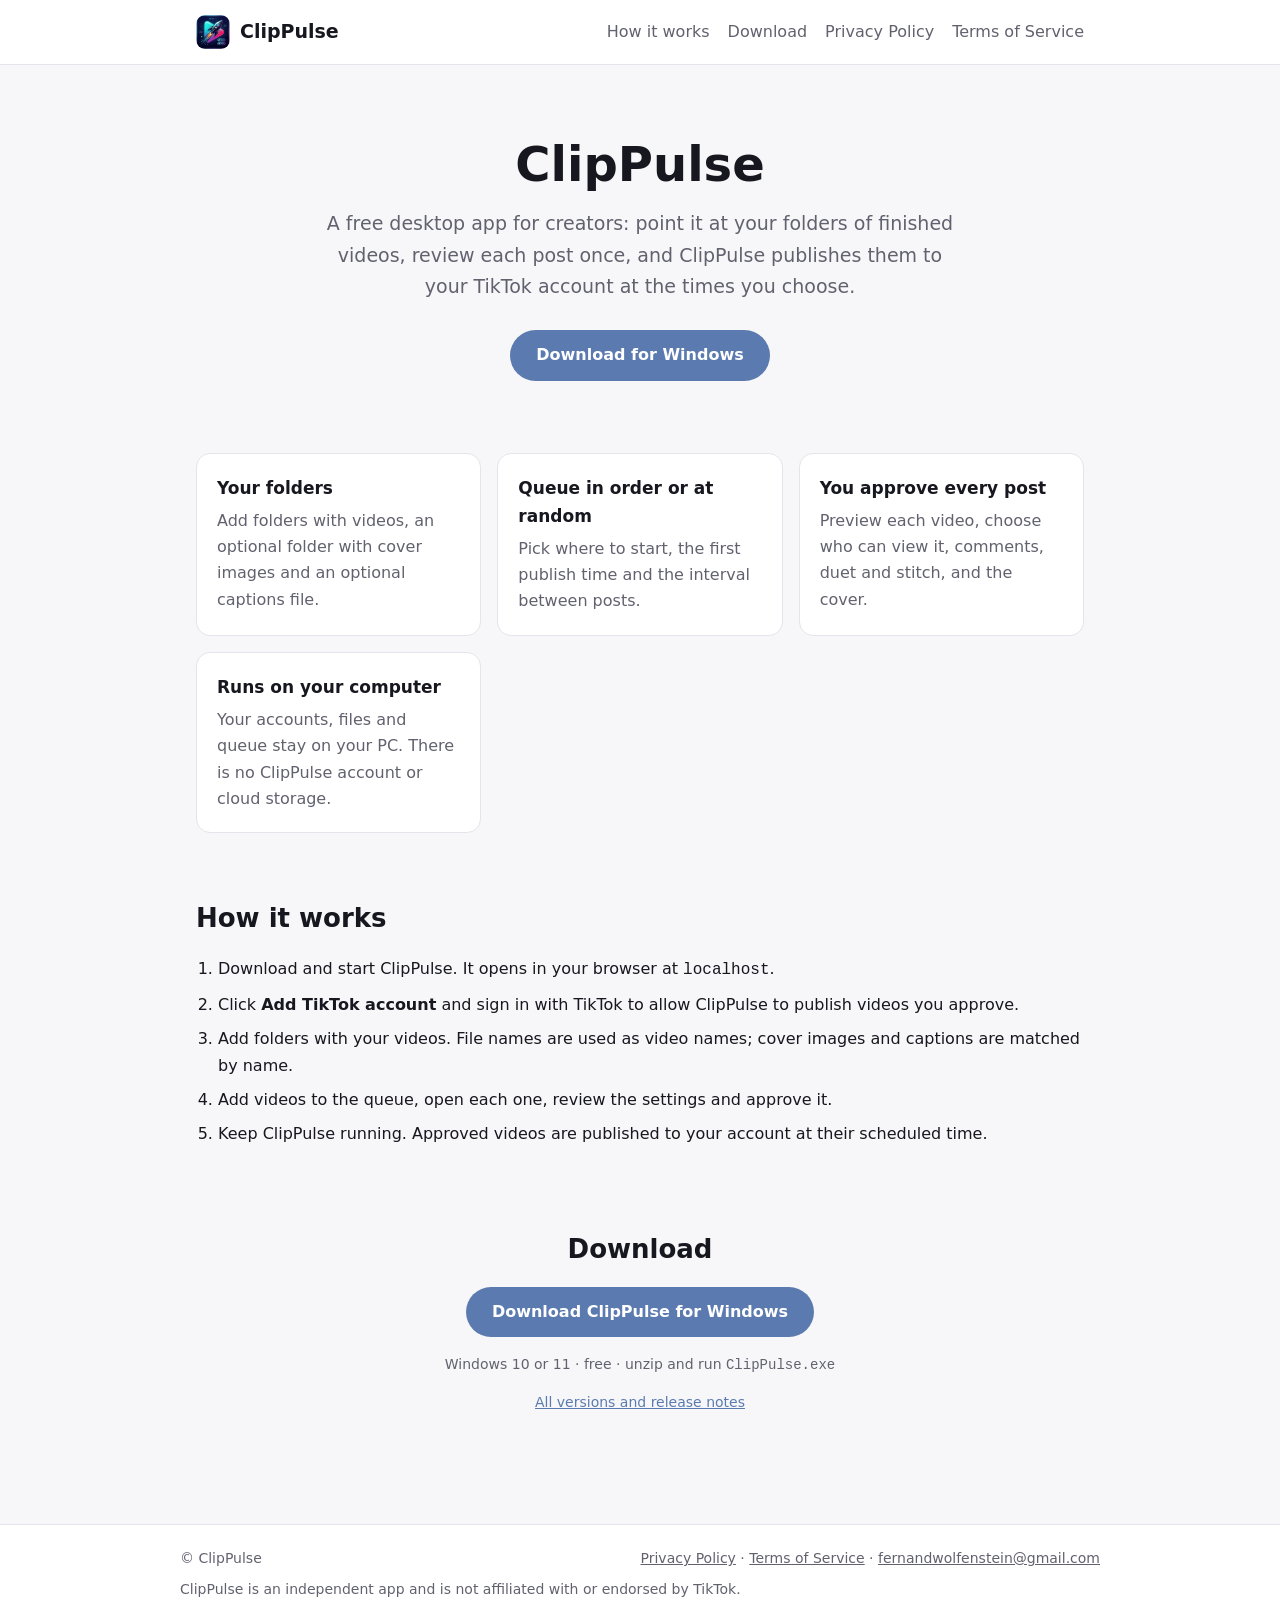
<file: index.html>
<!doctype html>
<html lang="en">
<head>
  <meta charset="utf-8">
  <meta name="viewport" content="width=device-width, initial-scale=1">
  <title>ClipPulse – schedule and publish your prepared videos</title>
  <meta name="description" content="ClipPulse is a free desktop app that publishes your prepared videos to your TikTok account on a schedule you set.">
  <link rel="icon" href="/icon.png">
  <link rel="stylesheet" href="/style.css">
</head>
<body>
<header>
  <div class="wrap nav">
    <a class="brand" href="/"><img src="/icon.png" alt="">ClipPulse</a>
    <nav><a href="/#how">How it works</a><a href="/#download">Download</a><a href="/privacy-policy/">Privacy Policy</a><a href="/terms-of-service/">Terms of Service</a></nav>
  </div>
</header>

<main class="wrap">
  <div class="hero">
    <h1>ClipPulse</h1>
    <p>A free desktop app for creators: point it at your folders of finished videos, review each post once,
      and ClipPulse publishes them to your TikTok account at the times you choose.</p>
    <a class="btn" href="https://github.com/ClipPulse/clippulse/releases/latest/download/ClipPulse-windows.zip">Download for Windows</a>
  </div>

  <section>
    <div class="grid">
      <div class="card"><h3>Your folders</h3><p>Add folders with videos, an optional folder with cover images and an optional captions file.</p></div>
      <div class="card"><h3>Queue in order or at random</h3><p>Pick where to start, the first publish time and the interval between posts.</p></div>
      <div class="card"><h3>You approve every post</h3><p>Preview each video, choose who can view it, comments, duet and stitch, and the cover.</p></div>
      <div class="card"><h3>Runs on your computer</h3><p>Your accounts, files and queue stay on your PC. There is no ClipPulse account or cloud storage.</p></div>
    </div>
  </section>

  <section id="how">
    <h2>How it works</h2>
    <ol class="steps">
      <li>Download and start ClipPulse. It opens in your browser at <code>localhost</code>.</li>
      <li>Click <b>Add TikTok account</b> and sign in with TikTok to allow ClipPulse to publish videos you approve.</li>
      <li>Add folders with your videos. File names are used as video names; cover images and captions are matched by name.</li>
      <li>Add videos to the queue, open each one, review the settings and approve it.</li>
      <li>Keep ClipPulse running. Approved videos are published to your account at their scheduled time.</li>
    </ol>
  </section>

  <section id="download" class="download">
    <h2>Download</h2>
    <p><a class="btn" href="https://github.com/ClipPulse/clippulse/releases/latest/download/ClipPulse-windows.zip">Download ClipPulse for Windows</a></p>
    <p class="small">Windows 10 or 11 · free · unzip and run <code>ClipPulse.exe</code></p>
    <p class="small"><a href="https://github.com/ClipPulse/clippulse/releases">All versions and release notes</a></p>
  </section>
</main>

<footer>
  <div class="wrap footer-inner">
    <span>© ClipPulse</span>
    <span><a href="/privacy-policy/">Privacy Policy</a> · <a href="/terms-of-service/">Terms of Service</a> ·
      <a href="mailto:fernandwolfenstein@gmail.com">fernandwolfenstein@gmail.com</a></span>
    <span>ClipPulse is an independent app and is not affiliated with or endorsed by TikTok.</span>
  </div>
</footer>
</body>
</html>
</file>
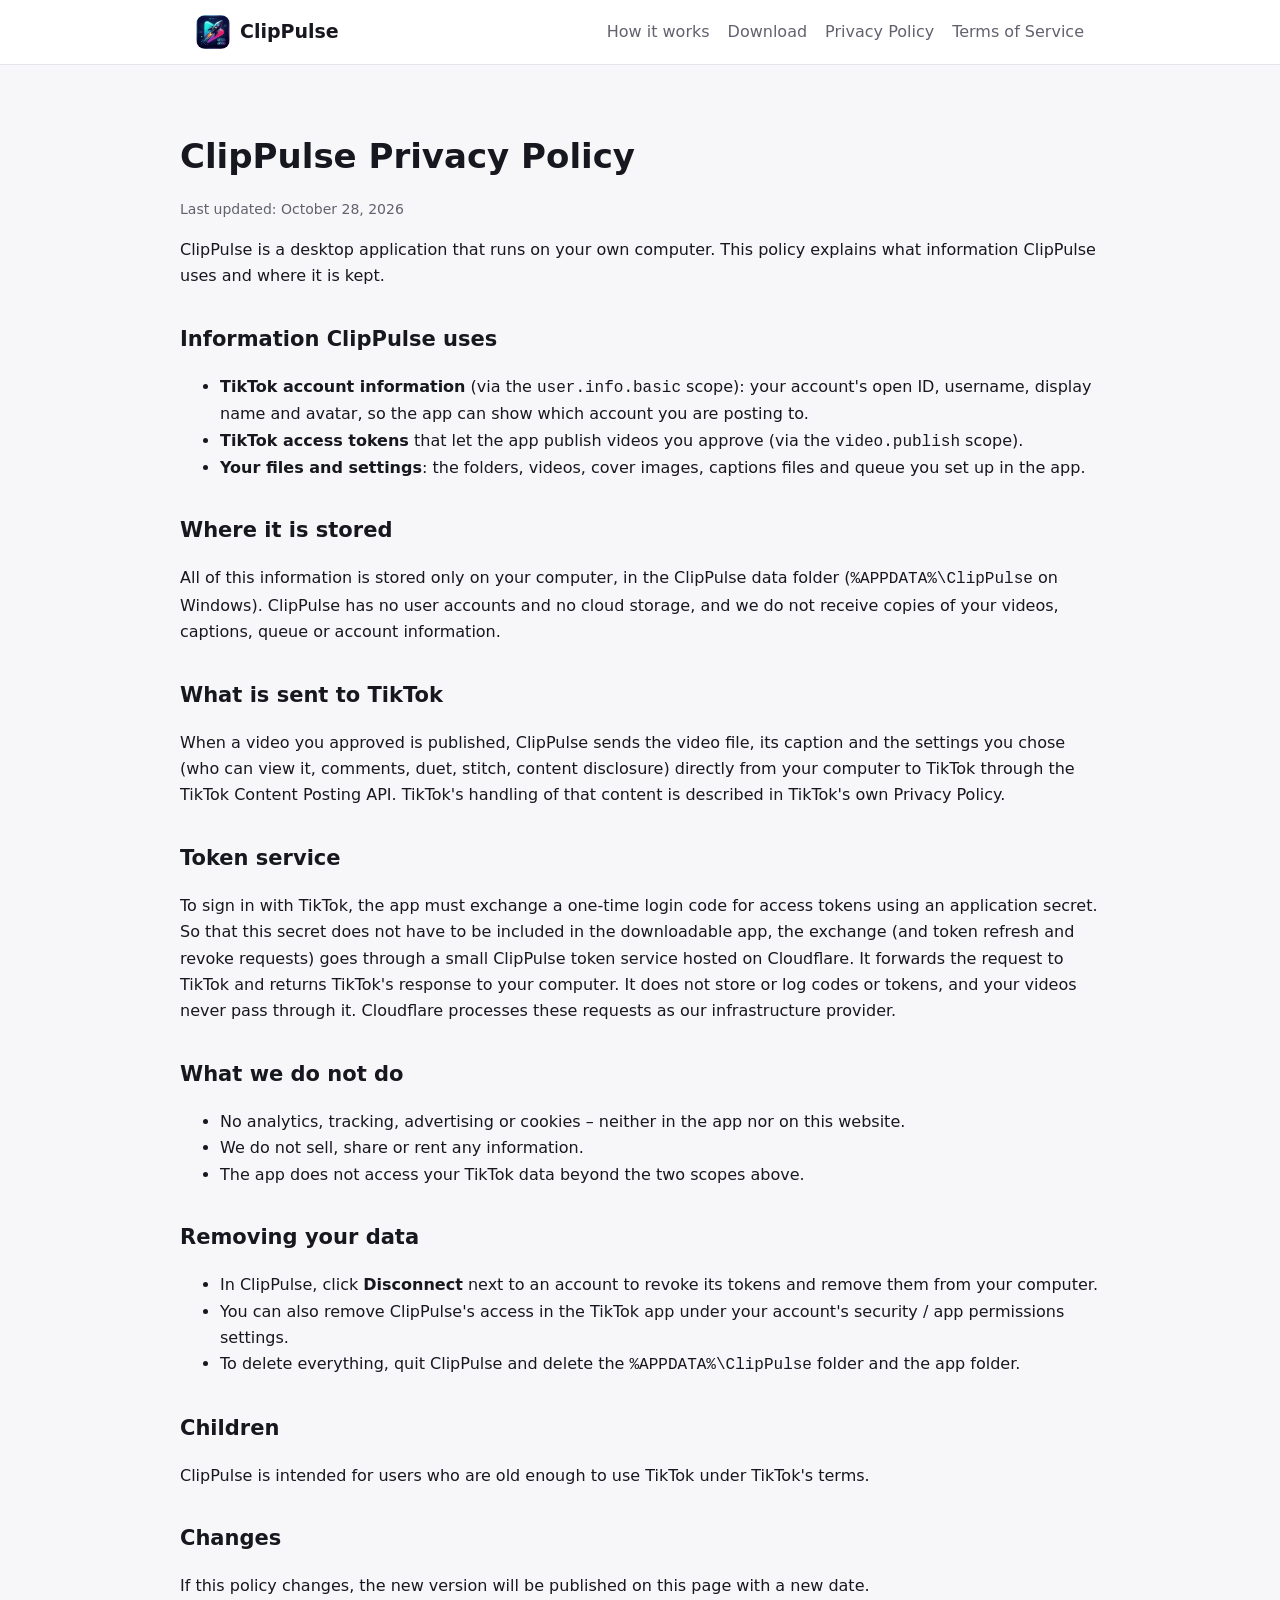
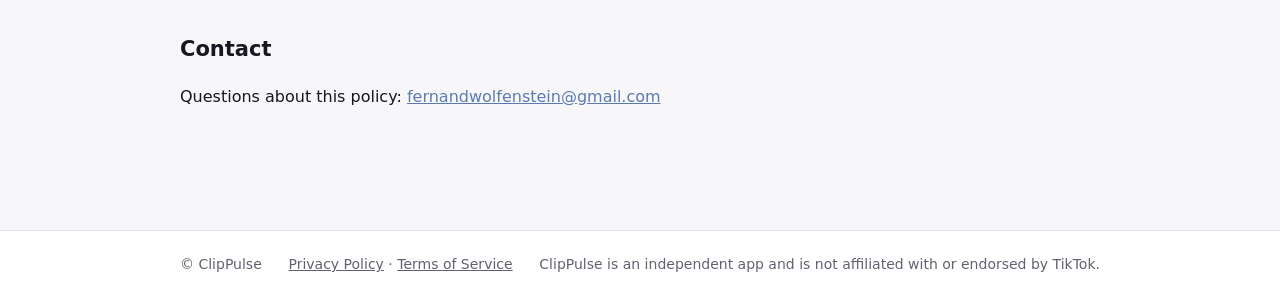
<file: privacy-policy/index.html>
<!doctype html>
<html lang="en">
<head>
  <meta charset="utf-8">
  <meta name="viewport" content="width=device-width, initial-scale=1">
  <title>Privacy Policy – ClipPulse</title>
  <link rel="icon" href="/icon.png">
  <link rel="stylesheet" href="/style.css">
</head>
<body>
<header>
  <div class="wrap nav">
    <a class="brand" href="/"><img src="/icon.png" alt="">ClipPulse</a>
    <nav><a href="/#how">How it works</a><a href="/#download">Download</a><a href="/privacy-policy/">Privacy Policy</a><a href="/terms-of-service/">Terms of Service</a></nav>
  </div>
</header>

<main class="wrap doc">
  <h1>ClipPulse Privacy Policy</h1>
  <p class="small">Last updated: October 28, 2026</p>

  <p>ClipPulse is a desktop application that runs on your own computer. This policy explains what information
    ClipPulse uses and where it is kept.</p>

  <h2>Information ClipPulse uses</h2>
  <ul>
    <li><b>TikTok account information</b> (via the <code>user.info.basic</code> scope): your account's open ID,
      username, display name and avatar, so the app can show which account you are posting to.</li>
    <li><b>TikTok access tokens</b> that let the app publish videos you approve (via the <code>video.publish</code> scope).</li>
    <li><b>Your files and settings</b>: the folders, videos, cover images, captions files and queue you set up in the app.</li>
  </ul>

  <h2>Where it is stored</h2>
  <p>All of this information is stored only on your computer, in the ClipPulse data folder
    (<code>%APPDATA%\ClipPulse</code> on Windows). ClipPulse has no user accounts and no cloud storage,
    and we do not receive copies of your videos, captions, queue or account information.</p>

  <h2>What is sent to TikTok</h2>
  <p>When a video you approved is published, ClipPulse sends the video file, its caption and the settings you chose
    (who can view it, comments, duet, stitch, content disclosure) directly from your computer to TikTok through the
    TikTok Content Posting API. TikTok's handling of that content is described in TikTok's own Privacy Policy.</p>

  <h2>Token service</h2>
  <p>To sign in with TikTok, the app must exchange a one-time login code for access tokens using an application secret.
    So that this secret does not have to be included in the downloadable app, the exchange (and token refresh and revoke
    requests) goes through a small ClipPulse token service hosted on Cloudflare. It forwards the request to TikTok and
    returns TikTok's response to your computer. It does not store or log codes or tokens, and your videos never pass through it.
    Cloudflare processes these requests as our infrastructure provider.</p>

  <h2>What we do not do</h2>
  <ul>
    <li>No analytics, tracking, advertising or cookies – neither in the app nor on this website.</li>
    <li>We do not sell, share or rent any information.</li>
    <li>The app does not access your TikTok data beyond the two scopes above.</li>
  </ul>

  <h2>Removing your data</h2>
  <ul>
    <li>In ClipPulse, click <b>Disconnect</b> next to an account to revoke its tokens and remove them from your computer.</li>
    <li>You can also remove ClipPulse's access in the TikTok app under your account's security / app permissions settings.</li>
    <li>To delete everything, quit ClipPulse and delete the <code>%APPDATA%\ClipPulse</code> folder and the app folder.</li>
  </ul>

  <h2>Children</h2>
  <p>ClipPulse is intended for users who are old enough to use TikTok under TikTok's terms.</p>

  <h2>Changes</h2>
  <p>If this policy changes, the new version will be published on this page with a new date.</p>

  <h2>Contact</h2>
  <p>Questions about this policy: <a href="mailto:fernandwolfenstein@gmail.com">fernandwolfenstein@gmail.com</a></p>
</main>

<footer>
  <div class="wrap footer-inner">
    <span>© ClipPulse</span>
    <span><a href="/privacy-policy/">Privacy Policy</a> · <a href="/terms-of-service/">Terms of Service</a></span>
    <span>ClipPulse is an independent app and is not affiliated with or endorsed by TikTok.</span>
  </div>
</footer>
</body>
</html>
</file>
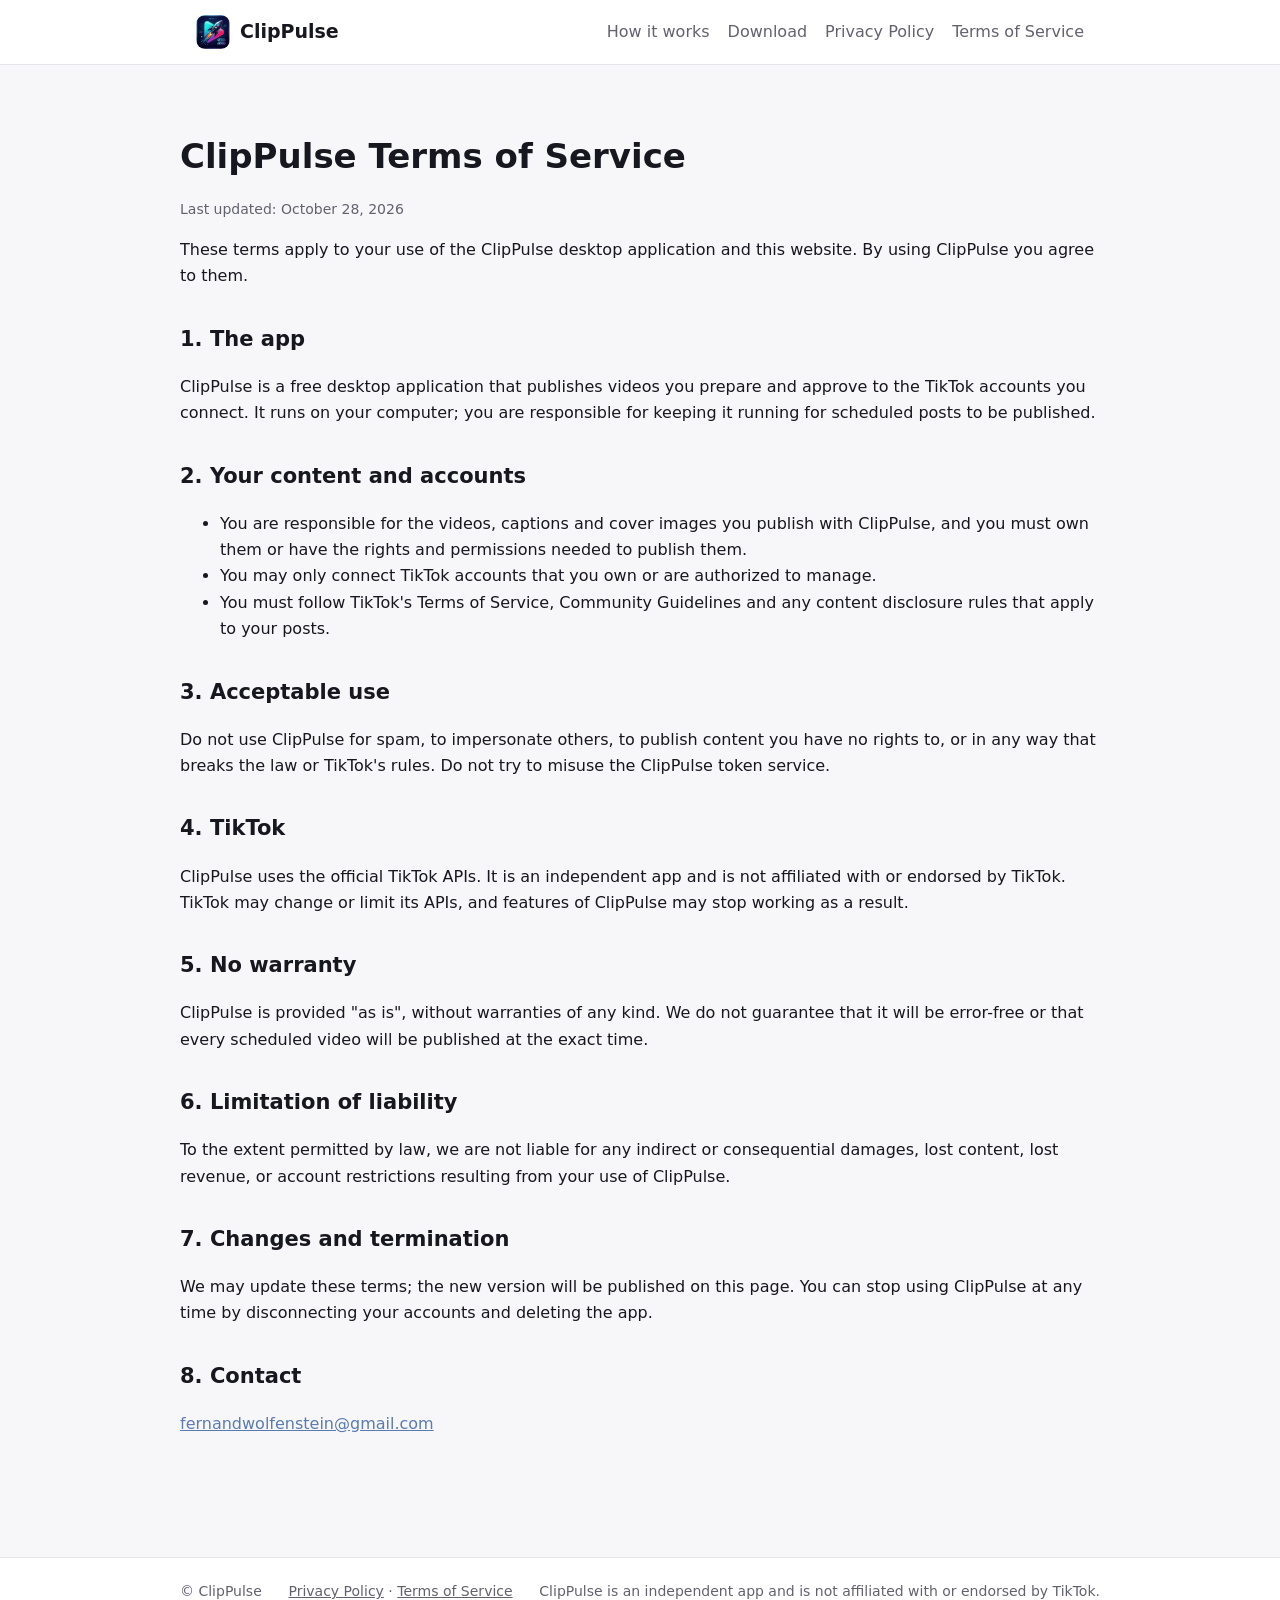
<file: terms-of-service/index.html>
<!doctype html>
<html lang="en">
<head>
  <meta charset="utf-8">
  <meta name="viewport" content="width=device-width, initial-scale=1">
  <title>Terms of Service – ClipPulse</title>
  <link rel="icon" href="/icon.png">
  <link rel="stylesheet" href="/style.css">
</head>
<body>
<header>
  <div class="wrap nav">
    <a class="brand" href="/"><img src="/icon.png" alt="">ClipPulse</a>
    <nav><a href="/#how">How it works</a><a href="/#download">Download</a><a href="/privacy-policy/">Privacy Policy</a><a href="/terms-of-service/">Terms of Service</a></nav>
  </div>
</header>

<main class="wrap doc">
  <h1>ClipPulse Terms of Service</h1>
  <p class="small">Last updated: October 28, 2026</p>

  <p>These terms apply to your use of the ClipPulse desktop application and this website. By using ClipPulse you agree to them.</p>

  <h2>1. The app</h2>
  <p>ClipPulse is a free desktop application that publishes videos you prepare and approve to the TikTok accounts you connect.
    It runs on your computer; you are responsible for keeping it running for scheduled posts to be published.</p>

  <h2>2. Your content and accounts</h2>
  <ul>
    <li>You are responsible for the videos, captions and cover images you publish with ClipPulse, and you must own them
      or have the rights and permissions needed to publish them.</li>
    <li>You may only connect TikTok accounts that you own or are authorized to manage.</li>
    <li>You must follow TikTok's Terms of Service, Community Guidelines and any content disclosure rules that apply to your posts.</li>
  </ul>

  <h2>3. Acceptable use</h2>
  <p>Do not use ClipPulse for spam, to impersonate others, to publish content you have no rights to, or in any way that breaks
    the law or TikTok's rules. Do not try to misuse the ClipPulse token service.</p>

  <h2>4. TikTok</h2>
  <p>ClipPulse uses the official TikTok APIs. It is an independent app and is not affiliated with or endorsed by TikTok.
    TikTok may change or limit its APIs, and features of ClipPulse may stop working as a result.</p>

  <h2>5. No warranty</h2>
  <p>ClipPulse is provided "as is", without warranties of any kind. We do not guarantee that it will be error-free or that
    every scheduled video will be published at the exact time.</p>

  <h2>6. Limitation of liability</h2>
  <p>To the extent permitted by law, we are not liable for any indirect or consequential damages, lost content, lost revenue,
    or account restrictions resulting from your use of ClipPulse.</p>

  <h2>7. Changes and termination</h2>
  <p>We may update these terms; the new version will be published on this page. You can stop using ClipPulse at any time
    by disconnecting your accounts and deleting the app.</p>

  <h2>8. Contact</h2>
  <p><a href="mailto:fernandwolfenstein@gmail.com">fernandwolfenstein@gmail.com</a></p>
</main>

<footer>
  <div class="wrap footer-inner">
    <span>© ClipPulse</span>
    <span><a href="/privacy-policy/">Privacy Policy</a> · <a href="/terms-of-service/">Terms of Service</a></span>
    <span>ClipPulse is an independent app and is not affiliated with or endorsed by TikTok.</span>
  </div>
</footer>
</body>
</html>
</file>
<file: style.css>
:root {
  --bg: #f7f7f9;
  --surface: #ffffff;
  --text: #17171f;
  --muted: #62626f;
  --border: #e4e4ea;
  --accent: #5b7bb0;
  --accent-text: #ffffff;
}
@media (prefers-color-scheme: dark) {
  :root {
    --bg: #111116;
    --surface: #1b1b22;
    --text: #ececf1;
    --muted: #a0a0ad;
    --border: #2e2e38;
    --accent: #8fa8d4;
    --accent-text: #111116;
  }
}
* { box-sizing: border-box; }
body { margin: 0; background: var(--bg); color: var(--text); font: 16px/1.65 system-ui, -apple-system, "Segoe UI", Roboto, sans-serif; }
a { color: var(--accent); }
header, footer { background: var(--surface); border-color: var(--border); }
header { border-bottom: 1px solid var(--border); }
footer { border-top: 1px solid var(--border); margin-top: 64px; }
.wrap { max-width: 920px; margin: 0 auto; padding: 0 16px; }
.nav { display: flex; align-items: center; justify-content: space-between; height: 64px; gap: 12px; }
.brand { display: flex; align-items: center; gap: 10px; font-weight: 750; font-size: 19px; color: var(--text); text-decoration: none; }
.brand img { width: 34px; height: 34px; border-radius: 9px; }
.nav nav a { color: var(--muted); text-decoration: none; margin-left: 18px; }
.hero { padding: 72px 0 40px; text-align: center; }
.hero h1 { font-size: clamp(32px, 6vw, 48px); line-height: 1.15; margin: 0 0 16px; }
.hero p { color: var(--muted); font-size: 19px; max-width: 640px; margin: 0 auto 28px; }
.btn { display: inline-block; background: var(--accent); color: var(--accent-text); padding: 12px 26px; border-radius: 999px;
  font-weight: 650; text-decoration: none; }
.btn.secondary { background: transparent; color: var(--text); border: 1px solid var(--border); }
.grid { display: grid; grid-template-columns: repeat(auto-fit, minmax(240px, 1fr)); gap: 16px; }
.card { background: var(--surface); border: 1px solid var(--border); border-radius: 14px; padding: 20px; }
.card h3 { margin: 0 0 6px; font-size: 17px; }
.card p { margin: 0; color: var(--muted); }
section { padding: 32px 0; }
section h2 { font-size: 26px; margin: 0 0 16px; }
ol.steps { padding-left: 22px; }
ol.steps li { margin: 8px 0; }
.download { text-align: center; }
.small { font-size: 14px; color: var(--muted); }
.doc { padding: 40px 0; }
.doc h1 { font-size: 34px; margin-bottom: 4px; }
.doc h2 { font-size: 21px; margin-top: 32px; }
.footer-inner { display: flex; flex-wrap: wrap; gap: 8px 20px; justify-content: space-between; padding: 22px 0; font-size: 14px; color: var(--muted); }
.footer-inner a { color: var(--muted); }
@media (max-width: 560px) { .nav nav a { margin-left: 10px; font-size: 14px; } }
@media (max-width: 720px) {
  .nav { height: auto; padding: 12px 0; flex-direction: column; align-items: flex-start; }
  .nav nav { display: flex; flex-wrap: wrap; gap: 4px 14px; }
  .nav nav a { margin-left: 0; }
}
</file>
